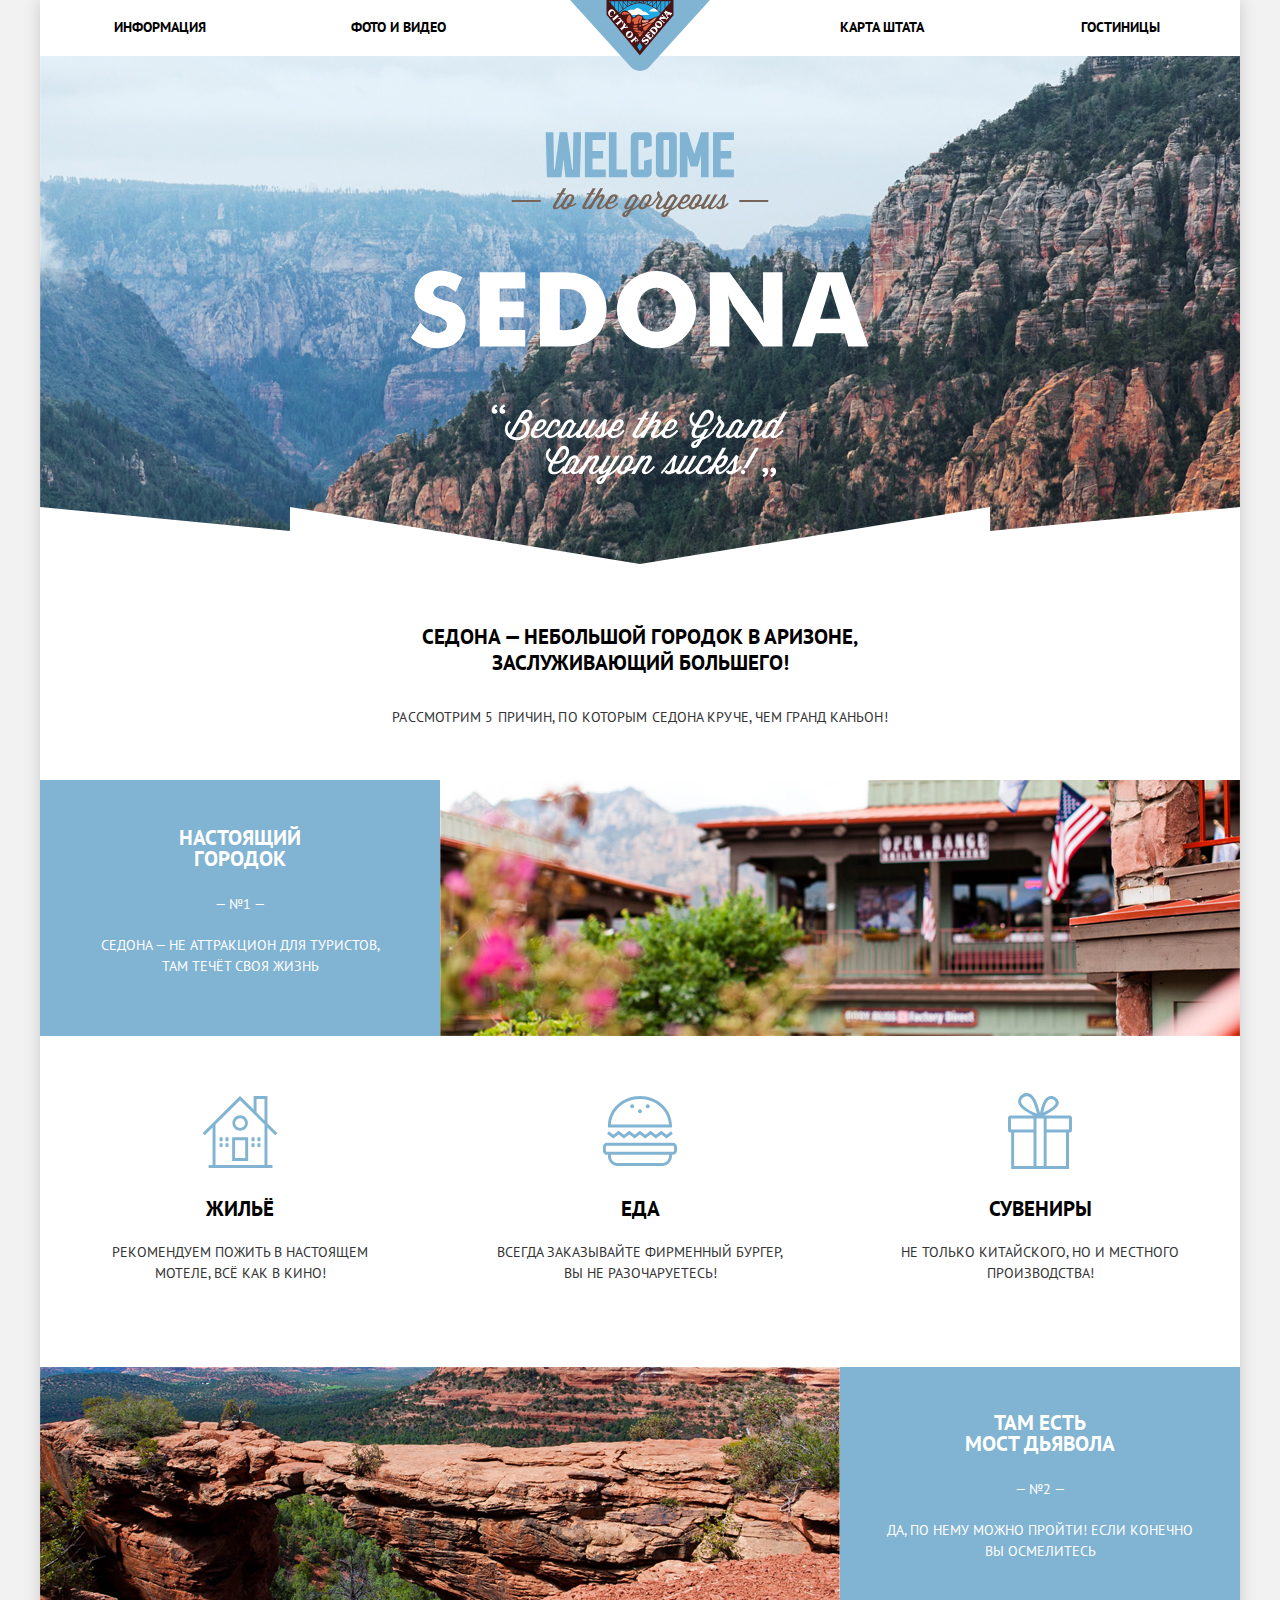
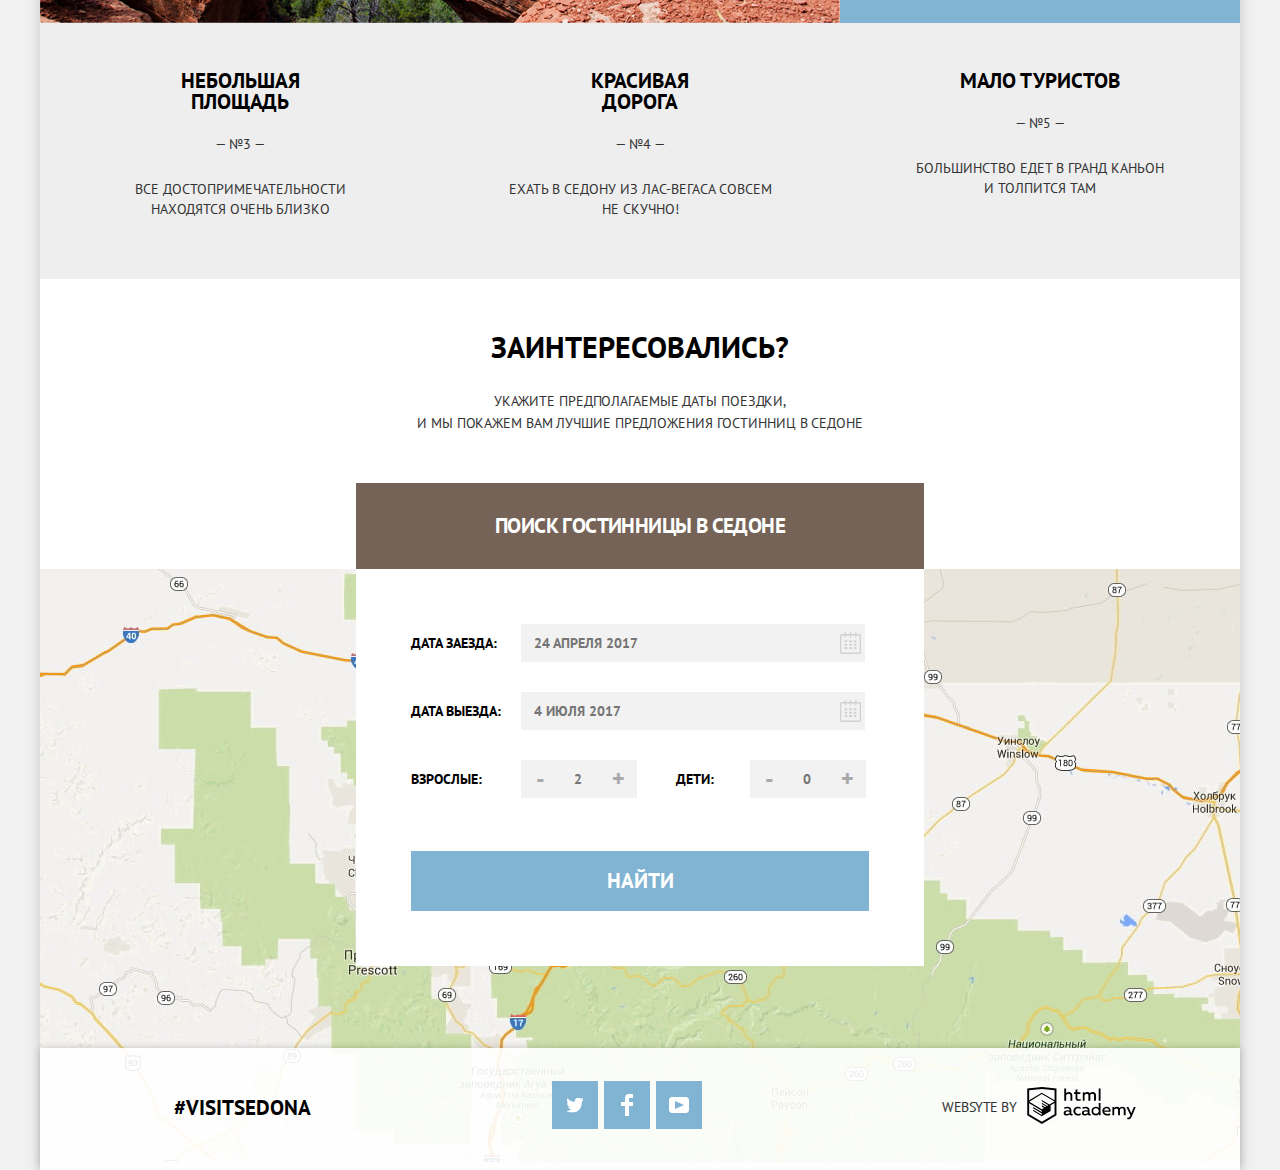
<file: index.html>
<!DOCTYPE html>
<html lang="ru">
<head>
  <meta charset="utf-8">
  <title>Седона - небольшой городок в Аризоне</title>
  <link href="https://fonts.googleapis.com/css?family=PT+Sans:400,700&display=swap&subset=cyrillic" rel="stylesheet">
  <link href="css/normalize.css" rel="stylesheet">
  <link href="css/style-min.css" rel="stylesheet">
</head>
<body>
  <div class="container">
    <header class="main-header">
      <nav class="main-nav">
        <a class="main-nav-logo"><img src="img/logo-sedona.svg" width="140" height="72" alt="Логотип Седоны"></a>
        <ul class="nav-list list">
          <li class="nav-item"><a class="nav-link1" href="#advantages">Информация</a></li>
          <li class="nav-item"><a class="nav-link" href="#">Фото и видео</a></li>
          <li class="nav-item"><a class="nav-link" href="#">Карта штата</a></li>
          <li class="nav-item"><a class="nav-link" href="sedona-hotels.html">Гостиницы</a></li>
        </ul>
      </nav>
    </header>
    <main>
      <section class="hero">
        <img class="welcome" src="img/intro-welcome.svg" width="459" height="353" alt="Добро пожаловать в Седону">
        <h2 class="visually-hidden">Баннер</h2>
      </section>
      <section id="advantages" class="advantage-box">
        <h1 class="advantage-title">Седона — небольшой городок в Аризоне, заслуживающий большего!</h1>
        <p class="advantage-subtitle">Рассмотрим 5 причин, по которым Седона круче, чем Гранд каньон!</p>
        <ol class="advantage-list list">
          <li class="advantage-item">
            <div class="advantage-first-item-box">
              <div class="advantage-first-text">
                <h2 class="advantage-item-title">Настоящий городок</h2>
                <p class="advantage-item-number">— №1 —</p>
                <p class="advantage-item-subtitle">Седона — не аттракцион для туристов, там течёт своя жизнь
                </p>
              </div>
              <img class="advantage-inner-img" src="img/advantage-1.jpg" width="800" height="256" alt="Седона настоящий оазис в пустынных землях Аризоны">
            </div>
            <ul class="advantage-inner-list list">
              <li class="advantage-inner-item house">
                <h3 class="advantage-inner-item-title">Жильё</h3>
                <p class="advantage-inner-item-subtitle">Рекомендуем пожить в настоящем мотеле, всё как в кино!</p>
              </li>
              <li class="advantage-inner-item burger">
                <h3 class="advantage-inner-item-title">Еда</h3>
                <p class="advantage-inner-item-subtitle">Всегда заказывайте фирменный бургер, вы не разочаруетесь!</p>
              </li>
              <li class="advantage-inner-item gift">
                <h3 class="advantage-inner-item-title">Сувениры</h3>
                <p class="advantage-inner-item-subtitle">Не только китайского, но и местного производства!</p>
              </li>
            </ul>
          </li>
          <li class="advantage-item">
            <div class="advantage-second-item-box">
              <div class="advantage-second-text">
                <h2 class="advantage-item-title">Там есть<br> Мост дьявола</h2>
                <p class="advantage-item-number">— №2 —</p>
                <p class="advantage-item-subtitle">Да, по нему можно пройти! Если конечно вы осмелитесь
                </p>
              </div>
              <img src="img/advantage-2.jpg" width="800" height="400" alt="Мост Дьявола находится между городами Флагстафф и Финикс">
            </div>
          </li>
        </ol>
        <ol class="advantage-another-list list" start="3">
          <li class="advantage-another-item">
            <h2 class="advantage-another-item-title">Небольшая площадь</h2>
            <p class="advantage-another-item-number">— №3 —</p>
            <p class="advantage-another-item-subtitle">Все достопримечательности находятся очень близко</p>
          </li>
          <li class="advantage-another-item">
            <h2 class="advantage-another-item-title">Красивая дорога</h2>
            <p class="advantage-another-item-number">— №4 —</p>
            <p class="advantage-another-item-subtitle">Ехать в Седону из Лас-Вегаса совсем не скучно!</p>
          </li>
          <li class="advantage-another-item">
            <h2 class="advantage-another-item-title">Мало туристов</h2>
            <p class="advantage-another-item-number">— №5 —</p>
            <p class="advantage-another-item-subtitle">Большинство едет в гранд каньон
              <br> и толпится там</p>
          </li>
        </ol>
      </section>
      <section class="hotels-search">
        <h2 class="visually-hidden">Поиск отеля</h2>
        <p class="hotels-search-title">Заинтересовались?</p>
        <p class="hotels-search-description">Укажите предполагаемые даты поездки,
          <br> и мы покажем вам лучшие предложения гостинниц в седоне</p>
        <button class="hotels-search-button" type="button">Поиск гостинницы в Седоне</button>
      </section>
      <section class="search-form-box-show">
        <h2 class="visually-hidden">Найти отель в Седоне</h2>
        <form class="search-form" action="https://echo.htmlacademy.ru" method="post">
          <p class="search-form-item-text">
            <span class="search-lable">
              <label class="search-form-item-text-title" for="appointment-date-arrival">Дата заезда:</label>
            </span>
            <span class="search-form-item-input-text-box">
              <button class="calendar" type="button">Выбор даты<svg width="21" height="22"><path d="M19.251 2.025h-2.845V.648c0-.381-.294-.689-.656-.689-.363 0-.656.308-.656.689v1.377h-3.938V.648c0-.381-.294-.689-.655-.689-.363 0-.657.308-.657.689v1.377H5.906V.648c0-.381-.294-.689-.656-.689-.363 0-.657.308-.657.689v1.377H1.75C.784 2.025 0 2.847 0 3.862v16.302C0 21.179.784 22 1.75 22h17.501c.966 0 1.749-.821 1.749-1.836V3.862c0-1.015-.783-1.837-1.749-1.837zm.437 18.139a.448.448 0 0 1-.437.459H1.75a.45.45 0 0 1-.438-.459V3.862a.45.45 0 0 1 .438-.459h2.844v1.378c0 .381.294.689.657.689.362 0 .656-.308.656-.689V3.403h3.938v1.378c0 .381.294.689.657.689.361 0 .655-.308.655-.689V3.403h3.938v1.378c0 .381.293.689.656.689.362 0 .656-.308.656-.689V3.403h2.845c.241 0 .437.206.437.459v16.302z"/><path d="M4.594 8.225h2.625v2.066H4.594zm0 3.443h2.625v2.067H4.594zm0 3.444h2.625v2.066H4.594zm4.594 0h2.625v2.066H9.188zm0-3.444h2.625v2.067H9.188zm0-3.443h2.625v2.066H9.188zm4.593 6.887h2.625v2.066h-2.625zm0-3.444h2.625v2.067h-2.625zm0-3.443h2.625v2.066h-2.625z"/></svg></button>
              <input class="search-form-item-text-input" id="appointment-date-arrival" type="text" name="date-arrival" value="" placeholder="24 апреля 2017">
            </span>
          </p>
          <p class="search-form-item-text">
            <label class="search-form-item-text-title" for="appointment-date-departure">Дата выезда:</label>
            <span class="search-form-item-input-text-box">
              <button class="calendar2" type="button"><svg width="21" height="22"><path d="M19.251 2.025h-2.845V.648c0-.381-.294-.689-.656-.689-.363 0-.656.308-.656.689v1.377h-3.938V.648c0-.381-.294-.689-.655-.689-.363 0-.657.308-.657.689v1.377H5.906V.648c0-.381-.294-.689-.656-.689-.363 0-.657.308-.657.689v1.377H1.75C.784 2.025 0 2.847 0 3.862v16.302C0 21.179.784 22 1.75 22h17.501c.966 0 1.749-.821 1.749-1.836V3.862c0-1.015-.783-1.837-1.749-1.837zm.437 18.139a.448.448 0 0 1-.437.459H1.75a.45.45 0 0 1-.438-.459V3.862a.45.45 0 0 1 .438-.459h2.844v1.378c0 .381.294.689.657.689.362 0 .656-.308.656-.689V3.403h3.938v1.378c0 .381.294.689.657.689.361 0 .655-.308.655-.689V3.403h3.938v1.378c0 .381.293.689.656.689.362 0 .656-.308.656-.689V3.403h2.845c.241 0 .437.206.437.459v16.302z"/><path d="M4.594 8.225h2.625v2.066H4.594zm0 3.443h2.625v2.067H4.594zm0 3.444h2.625v2.066H4.594zm4.594 0h2.625v2.066H9.188zm0-3.444h2.625v2.067H9.188zm0-3.443h2.625v2.066H9.188zm4.593 6.887h2.625v2.066h-2.625zm0-3.444h2.625v2.067h-2.625zm0-3.443h2.625v2.066h-2.625z"/></svg></button>
              <input class="search-form-item-text-input" id="appointment-date-departure" type="text" name="date-departure" value="" placeholder="4 июля 2017">
            </span>
          </p>
          <section class="number-box">
            <h3 class="visually-hidden">Количество отдыхающих</h3>
            <div class="search-form-item-number">
              <label class="form-lable form-label-children" for="grown">Взрослые:</label>
              <div class="input-wrapper">
                <button class="number-button minuse" type="button">-</button>
                <input class="form-input-number" id="grown" type="text" name="grown" value="" placeholder="2">
                <button class="number-button pluse" type="button">+</button>
              </div>
            </div>
            <div class="search-form-item-number">
              <div class="test">
                <label class="form-label" for="children">Дети:</label>
              </div>
              <div class="input-wrapper">
                <button class="number-button minuse" type="button">-</button>
                <input class="form-input-number" id="children" type="text" name="children" value="" placeholder="0">
                <button class="number-button pluse" type="button">+</button>
              </div>
            </div>
          </section>
          <span class="search-form-button-find">
          <button class="search-form-button" type="submit">Найти</button>
        </span>
        </form>
      </section>
      <section class="map">
        <h2 class="visually-hidden">Как до нас добраться</h2>
        <iframe class="interactive-map" src="https://www.google.com/maps/embed?pb=!1m16!1m12!1m3!1d52385.27660818498!2d-111.80672608177493!3d34.85422245188252!2m3!1f0!2f0!3f0!3m2!1i1024!2i768!4f13.1!2m1!1z0LPQvtGB0YLQuNC90LjRhtGLINGA0Y_QtNC-0Lwg0YEg0KHQtdC00L7QvdCwLCDQkNGA0LjQt9C-0L3QsCA4NjMzNiwg0KHQqNCQ!5e0!3m2!1sru!2sru!4v1572777998159!5m2!1sru!2sru" width="1200" height="593"  allowfullscreen=""></iframe>
        <img class="map-img" src="img/map.jpg" width="1200" height="593" alt="Седона на карте">
      </section>
    </main>
    <footer class="main-footer">
      <p class="hashtag-footer">#visitsedona</p>
      <ul class="social-list list">
        <li class="social-item">
          <a class="social-link twitter" href="#">Твиттер</a>
        </li>
        <li class="social-item">
          <a class="social-link facebook" href="#">Фейсбук</a>
        </li>
        <li class="social-item">
          <a class="social-link youtube" href="#">Ютуб</a>
        </li>
      </ul>
      <div class="site-by-box">
        <p class="site-by"><span class="site-by-title">websyte by</span>
          <a class="site-by-link" href="https://htmlacademy.ru/intensive/htmlcss"><svg viewBox="0 0 108.08 36.85"><path d="M44.61 26.86a2 2 0 0 0 .55-.1v1.33a3.25 3.25 0 0 1-1.18.21 1.67 1.67 0 0 1-1.67-1 4.84 4.84 0 0 1-3.14 1.08c-1.51 0-2.91-.83-2.91-2.55 0-2.13 2-2.79 3.71-2.79a11.08 11.08 0 0 1 2.17.25v-.3c0-1-.76-1.77-2.19-1.77a7.42 7.42 0 0 0-3 .64v-1.7a10.21 10.21 0 0 1 3.19-.55c2.36 0 3.81 1.12 3.81 3.65v3a.54.54 0 0 0 .49.59h.17zm-6.44-1.13a1.35 1.35 0 0 0 1.46 1.25h.11a3.39 3.39 0 0 0 2.41-1v-1.42a9.72 9.72 0 0 0-1.81-.21c-1 0-2.16.33-2.16 1.38zm12.36-6.11a5 5 0 0 1 2.57.64v1.72a4.08 4.08 0 0 0-2.3-.7 2.75 2.75 0 1 0 0 5.49 5 5 0 0 0 2.43-.64v1.71a6.27 6.27 0 0 1-2.76.57A4.21 4.21 0 0 1 46 24.49v-.41a4.32 4.32 0 0 1 4.18-4.46h.38zm12.17 7.24a2 2 0 0 0 .55-.1v1.33a3.25 3.25 0 0 1-1.18.21 1.67 1.67 0 0 1-1.67-1 4.84 4.84 0 0 1-3.14 1.08c-1.51 0-2.91-.83-2.91-2.55 0-2.13 2-2.79 3.71-2.79a11.08 11.08 0 0 1 2.17.25v-.3c0-1-.76-1.77-2.19-1.77a7.42 7.42 0 0 0-3 .64v-1.7a10.21 10.21 0 0 1 3.19-.55c2.36 0 3.81 1.12 3.81 3.65v3a.54.54 0 0 0 .49.59h.17zm-6.44-1.13a1.35 1.35 0 0 0 1.47 1.25h.11a3.39 3.39 0 0 0 2.41-1v-1.42a9.72 9.72 0 0 0-1.81-.21c-1.06 0-2.16.33-2.16 1.38zM73 15.98v12.2h-1.65v-1.32a3.88 3.88 0 0 1-3.19 1.54 4.4 4.4 0 0 1 0-8.78 3.81 3.81 0 0 1 3 1.3v-4.94H73zm-4.53 5.22a2.76 2.76 0 1 0 0 5.52 2.86 2.86 0 0 0 2.68-1.74v-2a2.91 2.91 0 0 0-2.66-1.73zM79 19.62c3.31 0 4.46 2.68 3.92 5.09H76.7c.21 1.5 1.67 2.11 3.19 2.11a6.11 6.11 0 0 0 2.64-.59v1.6a7.14 7.14 0 0 1-3 .57c-2.53 0-4.75-1.42-4.75-4.42a4.18 4.18 0 0 1 4-4.39H79zm.09 1.54a2.28 2.28 0 0 0-2.44 2.1v.06h4.65a2 2 0 0 0-2.17-2.16zm5.73 7v-8.31h1.65v1a3.81 3.81 0 0 1 2.78-1.27 2.86 2.86 0 0 1 2.64 1.4 4.12 4.12 0 0 1 2.91-1.33 3.06 3.06 0 0 1 3.2 3.33v5.2h-1.9v-5.15a1.59 1.59 0 0 0-1.42-1.75h-.26a2.8 2.8 0 0 0-2.07 1.12v5.78h-1.9v-5.15A1.59 1.59 0 0 0 89 21.29h-.2a3 3 0 0 0-2.21 1.29v5.63h-1.73zm21.31-8.33h1.9l-3.91 9.46c-.9 2.17-2.09 2.86-3.35 2.86a4.76 4.76 0 0 1-1.1-.14v-1.57a2.86 2.86 0 0 0 .85.12c.9 0 1.58-.64 2.07-1.9l.17-.42-4-8.4h2l2.86 6.29zM38.73 1.44V6.2a3.81 3.81 0 0 1 2.7-1.14 3.25 3.25 0 0 1 3.44 3.4v5.15H43V8.7a1.81 1.81 0 0 0-1.61-2h-.3a2.93 2.93 0 0 0-2.32 1.39v5.52h-1.9V1.44h1.9zm11.21.85v3h3v1.6h-3v3.81c0 1.1.5 1.46 1.58 1.46a4.49 4.49 0 0 0 1.69-.33v1.6a6.8 6.8 0 0 1-2.21.35 2.55 2.55 0 0 1-2.86-2.74V6.87h-1.56V5.24h1.5V2.72zm5.4 11.31V5.26H57v1a3.81 3.81 0 0 1 2.77-1.28 2.86 2.86 0 0 1 2.6 1.33 4.12 4.12 0 0 1 2.91-1.33 3.06 3.06 0 0 1 3.16 3.4v5.21h-1.9V8.44a1.59 1.59 0 0 0-1.42-1.75h-.23a2.8 2.8 0 0 0-2.07 1.12v5.78h-1.9V8.44a1.59 1.59 0 0 0-1.42-1.75h-.23a3 3 0 0 0-2.21 1.29v5.63h-1.72zM71.17 1.43H73v12.15h-1.83V1.43zM14.71-.02h-.16L0 1.52v26.67l14.55 8.66 14.55-8.66V1.52zm12.5 27.1l-12.66 7.54L1.9 27.1V16.16l12.59 7.5v1.32l-8.63-5.1v1.31l8.68 5.21v1.39l-8.67-5.16v1.35l8.68 5.21 8.75-5.24v-5.66l3.9-2.31V27.1zm0-12.53l-3.48 2-1.6 1-7.62-4.57v1.31L21 18.21l-.14.09-1 .54-5.37-3.2v1.34l4.24 2.52-1 .67-3.2-1.9v1.31l2.1 1.24-2.13 1.26L2 14.63l12.51-7.54zm0-1.32L14.49 5.74 1.91 13.23v-10L14.56 1.9l12.65 1.33v10z"/></svg></a>
        </p>
      </div>
    </footer>
  </div>
  <script src="js/script-min.js"></script>
</body>
</html>
</file>
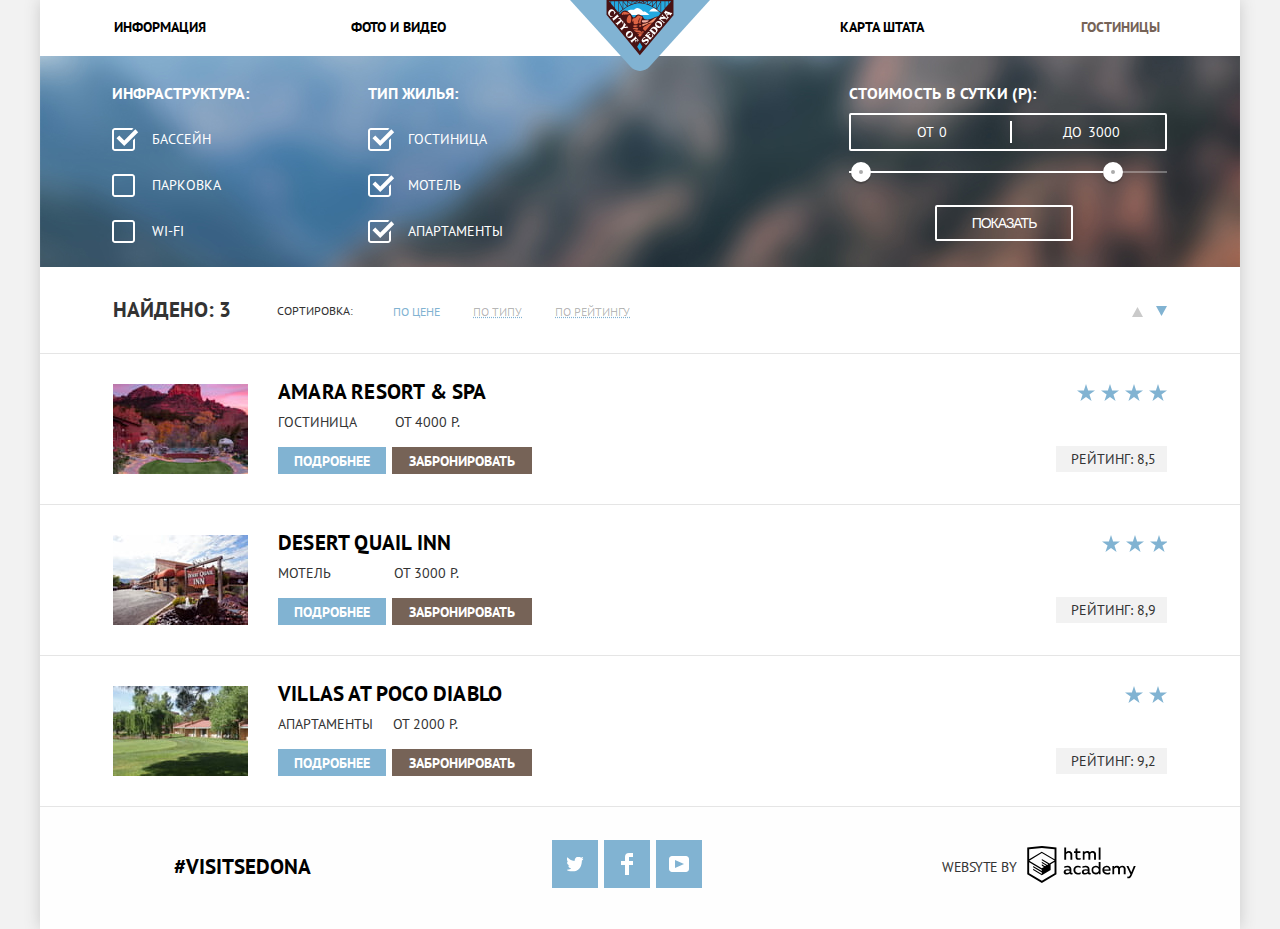
<file: sedona-hotels.html>
<!DOCTYPE html>
<html lang="ru">
<head>
  <meta charset="utf-8">
  <title>Отели в Седоне</title>
  <link href="https://fonts.googleapis.com/css?family=PT+Sans:400,700&display=swap&subset=cyrillic" rel="stylesheet">
  <link href="css/style-min.css" rel="stylesheet">
</head>
<body>
  <div class="container">
    <header class="main-header">
      <nav class="main-nav">
        <a class="main-nav-logo" href="index.html"><img src="img/logo-sedona.svg" width="140" height="72" alt="Логотип Седоны"></a>
        <ul class="nav-list list">
          <li class="nav-item"><a class="nav-link" href="index.html#advantages">Информация</a></li>
          <li class="nav-item"><a class="nav-link" href="#">Фото и видео</a></li>
          <li class="nav-item"><a class="nav-link" href="#">Карта штата</a></li>
          <li class="nav-item"><a class="nav-link active">Гостиницы</a></li>
        </ul>
      </nav>
    </header>
    <main>
      <div class="filter box">
        <h1 class="visually-hidden">Выбор отеля</h1>
        <fieldset class="fieldset-box">
          <legend class="fieldset-title">Инфраструктура:</legend>
          <ul class="fieldset-list list infrastructure">
            <li class="fieldset-item">
              <input class="visually-hidden fieldset-item-input" id="appointment-pool" type="checkbox" name="pool" checked>
              <label class="fieldset-item-title" for="appointment-pool">Бассейн</label>
            </li>
            <li class="fieldset-item">
              <input class="visually-hidden fieldset-item-input" id="appointment-parking" type="checkbox" name="parking">
              <label class="fieldset-item-title" for="appointment-parking">Парковка</label>
            </li>
            <li class="fieldset-item">
              <input class="visually-hidden fieldset-item-input" id="appointment-WI-FI" type="checkbox" name="WI-FI">
              <label class="fieldset-item-title" for="appointment-WI-FI">WI-FI</label>
            </li>
          </ul>
        </fieldset>
        <fieldset class="fieldset-box">
          <legend class="fieldset-title">Тип жилья:</legend>
          <ul class="fieldset-list list">
            <li class="fieldset-item">
              <input class="visually-hidden fieldset-item-input" id="appointment-guesthouse" type="checkbox" name="guesthouse" checked>
              <label class="fieldset-item-title" for="appointment-guesthouse">Гостиница</label>
            </li>
            <li class="fieldset-item">
              <input class="visually-hidden fieldset-item-input" id="appointment-hotels" type="checkbox" name="hotels" checked>
              <label class="fieldset-item-title" for="appointment-hotels">Мотель</label>
            </li>
            <li class="fieldset-item">
              <input class="visually-hidden fieldset-item-input" id="appointment-apartment" type="checkbox" name="apartment" checked>
              <label class="fieldset-item-title" for="appointment-apartment">Апартаменты</label>
            </li>
          </ul>
        </fieldset>
        <section class="form-price">
          <h3 class="visually-hidden">Фильтр по цене</h3>
          <form class="filter-range" action="https://echo.htmlacademy.ru" method="get">
            <h3 class="filter-range-title">Стоимость в сутки (р):</h3>
            <p class="price-controls">
              <label class="min-price">от
                <input type="text" name="min-price" value="0">
              </label>
              <label class="max-price">до
                <input type="text" name="max-price" value="3000">
              </label>
            </p>
            <div class="range-controls">
              <div class="scale">
                <div class="bar"></div>
              </div>
              <div class="range-toggle range-toggle-min"></div>
              <div class="range-toggle range-toggle-max"></div>
            </div>
            <button class="btn-transparent" type="submit">Показать</button>
          </form>
        </section>
      </div>
      <section class="sorting-box box">
        <h2 class="sorting-title">Найдено:<span class="sorting-title-numeral">3</span></h2>
        <p class="sorting-subtitle">Сортировка:</p>
        <ul class="sorting-list list">
          <li class="sorting-item"><a class="sorting-link active" href="#">По цене</a></li>
          <li class="sorting-item"><a class="sorting-link" href="#">По типу</a></li>
          <li class="sorting-item"><a class="sorting-link" href="#">По рейтингу</a></li>
        </ul>
        <span class="sorting-box-battons">
          <a class="up" href="#"><span class="visually-hidden">вверх</span><svg xmlns="http://www.w3.org/2000/svg" width="11" height="10"><path d="M5.5 0L0 10h11z" /></svg></a>
        <a class="down active" href="#"><span class="visually-hidden">вниз</span><svg xmlns="http://www.w3.org/2000/svg" width="11" height="10"><path d="M5.5 10L0 0h11"/></svg></a>
        </span>
      </section>
      <section class="container-catalog">
        <h2 class="visually-hidden">Каталог отелей</h2>
        <ul class="hotel-list list">
          <li class="hotel-item">
            <article class="hotel">
              <div class="hotel-img">
                <p class="hotel-img-box">
                  <a class="hotel-img-link"><img src="img/amarata-resort.jpg" width="135" height="90" alt="Гостиница AMARATA RESORT & SPA с великолепным видом на Красные скалы"></a>
                </p>
              </div>
              <div class="hotel-card">
                <a class="hotel-link" href="#"><h3 class="hotel-name amara">AMARA RESORT & SPA</h3></a>
                <p class="hotel-category amara"><span class="hotel-category-title">гостиница</span><span class="hotel-category-price-amara">от 4000 р.</span></p>
                <p class="hotel-battons">
                  <a class="hotel-battons-more" href="#">Подробнее</a>
                  <a class="hotel-battons-reserv" href="#">Забронировать</a>
                </p>
              </div>
              <div class="rating-box">
                <p class="rating">
                  <span class="rating-4-star">5 звезд</span>
                  <span class="rating-txt">РЕЙТИНГ: 8,5</span>
                </p>
              </div>
            </article>
          </li>
          <li class="hotel-item">
            <article class="hotel">
              <div class="">
                <p class="hotel-img-box">
                  <a class="hotel-img-link" href="#"><img src="img/desert-inn.jpg" width="135" height="90" alt="Мотель DESERT QUAIL INN расположен в деревне Оук-Крик, в 15 минутах езды от центра города Седона"></a>
                </p>
              </div>
              <div class="">
                <a class="hotel-link" href="#"><h3 class="hotel-name desert">DESERT QUAIL INN</h3></a>
                <p class="hotel-category desert"><span class="hotel-prise"><span class="hotel-category-title">мотель</span><span class="hotel-category-price-desert">от 3000 р.</span></span>
                </p>
                <p class="hotel-battons">
                  <a class="hotel-battons-more" href="#">Подробнее</a>
                  <a class="hotel-battons-reserv" href="#">Забронировать</a>
                </p>
              </div>
              <div class="rating-box">
                <p class="rating">
                  <span class="rating-3-star">5 звезд</span>
                  <span class="rating-txt">РЕЙТИНГ: 8,9</span>
                </p>
              </div>
            </article>
          </li>
          <li class="hotel-item">
            <article class="hotel">
              <div class="">
                <p class="hotel-img-box">
                  <a class="hotel-img-link"><img src="img/diablo.jpg" width="135" height="90" alt="Аппартаменты VILLAS AT POCO DIABLO расположены менее чем в 10 минутах езды от Кафедральной горы "></a>
                </p>
              </div>
              <div class="">
                <a class="hotel-link" href="#"><h3 class="hotel-name villas">VILLAS AT POCO DIABLO</h3></a>
                <p class="hotel-category villas"><span class="hotel-prise"><span class="hotel-category-title">АПАРТАМЕНТЫ</span><span class="hotel-category-price-villas">ОТ 2000 Р.</span></span>
                </p>
                <p class="hotel-battons">
                  <a class="hotel-battons-more" href="#">Подробнее</a>
                  <a class="hotel-battons-reserv" href="#">Забронировать</a>
                </p>
              </div>
              <div class="rating-box">
                <p class="rating">
                  <span class="rating-2-star">5 звезд</span>
                  <span class="rating-txt">РЕЙТИНГ: 9,2</span>
                </p>
              </div>
            </article>
          </li>
        </ul>
      </section>
    </main>
    <footer class="main-footer-hotels">
      <p class="hashtag-footer">#visitsedona</p>
      <ul class="social-list list">
        <li class="social-item">
          <a class="social-link twitter" href="#">Твиттер</a>
        </li>
        <li class="social-item">
          <a class="social-link facebook" href="#">Фейсбук</a>
        </li>
        <li class="social-item">
          <a class="social-link youtube" href="#">Ютуб</a>
        </li>
      </ul>
      <div class="site-by-box">
        <p class="site-by"><span class="site-by-title">websyte by</span>
          <a class="site-by-link" href="https://htmlacademy.ru/intensive/htmlcss"><svg viewBox="0 0 108.08 36.85"><path d="M44.61 26.86a2 2 0 0 0 .55-.1v1.33a3.25 3.25 0 0 1-1.18.21 1.67 1.67 0 0 1-1.67-1 4.84 4.84 0 0 1-3.14 1.08c-1.51 0-2.91-.83-2.91-2.55 0-2.13 2-2.79 3.71-2.79a11.08 11.08 0 0 1 2.17.25v-.3c0-1-.76-1.77-2.19-1.77a7.42 7.42 0 0 0-3 .64v-1.7a10.21 10.21 0 0 1 3.19-.55c2.36 0 3.81 1.12 3.81 3.65v3a.54.54 0 0 0 .49.59h.17zm-6.44-1.13a1.35 1.35 0 0 0 1.46 1.25h.11a3.39 3.39 0 0 0 2.41-1v-1.42a9.72 9.72 0 0 0-1.81-.21c-1 0-2.16.33-2.16 1.38zm12.36-6.11a5 5 0 0 1 2.57.64v1.72a4.08 4.08 0 0 0-2.3-.7 2.75 2.75 0 1 0 0 5.49 5 5 0 0 0 2.43-.64v1.71a6.27 6.27 0 0 1-2.76.57A4.21 4.21 0 0 1 46 24.49v-.41a4.32 4.32 0 0 1 4.18-4.46h.38zm12.17 7.24a2 2 0 0 0 .55-.1v1.33a3.25 3.25 0 0 1-1.18.21 1.67 1.67 0 0 1-1.67-1 4.84 4.84 0 0 1-3.14 1.08c-1.51 0-2.91-.83-2.91-2.55 0-2.13 2-2.79 3.71-2.79a11.08 11.08 0 0 1 2.17.25v-.3c0-1-.76-1.77-2.19-1.77a7.42 7.42 0 0 0-3 .64v-1.7a10.21 10.21 0 0 1 3.19-.55c2.36 0 3.81 1.12 3.81 3.65v3a.54.54 0 0 0 .49.59h.17zm-6.44-1.13a1.35 1.35 0 0 0 1.47 1.25h.11a3.39 3.39 0 0 0 2.41-1v-1.42a9.72 9.72 0 0 0-1.81-.21c-1.06 0-2.16.33-2.16 1.38zM73 15.98v12.2h-1.65v-1.32a3.88 3.88 0 0 1-3.19 1.54 4.4 4.4 0 0 1 0-8.78 3.81 3.81 0 0 1 3 1.3v-4.94H73zm-4.53 5.22a2.76 2.76 0 1 0 0 5.52 2.86 2.86 0 0 0 2.68-1.74v-2a2.91 2.91 0 0 0-2.66-1.73zM79 19.62c3.31 0 4.46 2.68 3.92 5.09H76.7c.21 1.5 1.67 2.11 3.19 2.11a6.11 6.11 0 0 0 2.64-.59v1.6a7.14 7.14 0 0 1-3 .57c-2.53 0-4.75-1.42-4.75-4.42a4.18 4.18 0 0 1 4-4.39H79zm.09 1.54a2.28 2.28 0 0 0-2.44 2.1v.06h4.65a2 2 0 0 0-2.17-2.16zm5.73 7v-8.31h1.65v1a3.81 3.81 0 0 1 2.78-1.27 2.86 2.86 0 0 1 2.64 1.4 4.12 4.12 0 0 1 2.91-1.33 3.06 3.06 0 0 1 3.2 3.33v5.2h-1.9v-5.15a1.59 1.59 0 0 0-1.42-1.75h-.26a2.8 2.8 0 0 0-2.07 1.12v5.78h-1.9v-5.15A1.59 1.59 0 0 0 89 21.29h-.2a3 3 0 0 0-2.21 1.29v5.63h-1.73zm21.31-8.33h1.9l-3.91 9.46c-.9 2.17-2.09 2.86-3.35 2.86a4.76 4.76 0 0 1-1.1-.14v-1.57a2.86 2.86 0 0 0 .85.12c.9 0 1.58-.64 2.07-1.9l.17-.42-4-8.4h2l2.86 6.29zM38.73 1.44V6.2a3.81 3.81 0 0 1 2.7-1.14 3.25 3.25 0 0 1 3.44 3.4v5.15H43V8.7a1.81 1.81 0 0 0-1.61-2h-.3a2.93 2.93 0 0 0-2.32 1.39v5.52h-1.9V1.44h1.9zm11.21.85v3h3v1.6h-3v3.81c0 1.1.5 1.46 1.58 1.46a4.49 4.49 0 0 0 1.69-.33v1.6a6.8 6.8 0 0 1-2.21.35 2.55 2.55 0 0 1-2.86-2.74V6.87h-1.56V5.24h1.5V2.72zm5.4 11.31V5.26H57v1a3.81 3.81 0 0 1 2.77-1.28 2.86 2.86 0 0 1 2.6 1.33 4.12 4.12 0 0 1 2.91-1.33 3.06 3.06 0 0 1 3.16 3.4v5.21h-1.9V8.44a1.59 1.59 0 0 0-1.42-1.75h-.23a2.8 2.8 0 0 0-2.07 1.12v5.78h-1.9V8.44a1.59 1.59 0 0 0-1.42-1.75h-.23a3 3 0 0 0-2.21 1.29v5.63h-1.72zM71.17 1.43H73v12.15h-1.83V1.43zM14.71-.02h-.16L0 1.52v26.67l14.55 8.66 14.55-8.66V1.52zm12.5 27.1l-12.66 7.54L1.9 27.1V16.16l12.59 7.5v1.32l-8.63-5.1v1.31l8.68 5.21v1.39l-8.67-5.16v1.35l8.68 5.21 8.75-5.24v-5.66l3.9-2.31V27.1zm0-12.53l-3.48 2-1.6 1-7.62-4.57v1.31L21 18.21l-.14.09-1 .54-5.37-3.2v1.34l4.24 2.52-1 .67-3.2-1.9v1.31l2.1 1.24-2.13 1.26L2 14.63l12.51-7.54zm0-1.32L14.49 5.74 1.91 13.23v-10L14.56 1.9l12.65 1.33v10z"/></svg></a>
        </p>
      </div>
    </footer>
  </div>
</body>
</html>
</file>
<file: css/style-min.css>
*,*::after,*::before{box-sizing:inherit}html{box-sizing:border-box}body{background-color:#f2f2f2;color:#333;font-family:"PT Sans","Arial",sans-serif;font-size:14px;font-style:normal;line-height:26px;margin:0;padding:0;text-transform:uppercase}img{height:auto;max-width:100%}a{text-decoration:none}.visually-hidden{border:0;clip:rect(0,0,0,0);clip-path:inset(100%);height:1px;margin:-1px;overflow:hidden;padding:0;position:absolute;white-space:nowrap;width:1px}.container{box-shadow:0 0 15px rgba(202,202,202,1);margin:0 auto;max-width:1200px;position:relative;width:100%}.list{list-style:none;margin:0;padding:0}.hero{background-color:#4480a6;background-image:url("../img/intro-mask.svg"),url("../img/background_photo.jpg");background-position:bottom -2px center,top center;background-repeat:no-repeat;position:relative}.welcome{left:50%;max-width:459px;padding-bottom:71px;padding-top:132px;position:relative;transform:translateX(-50%)}.main-header{left:50%;margin:0 auto;max-width:1200px;position:fixed;transform:translateX(-50%);width:100%;z-index:5}.main-nav-logo{cursor:pointer;left:50%;position:absolute;transform:translateX(-50%);z-index:6}.main-nav{background-color:#fff;color:#000;font-weight:700;z-index:5}.nav-list{display:flex;list-style:none;padding:14px 0 16px}.nav-list li:nth-child(2){margin-right:auto}.nav-link.active{color:#766357;cursor:pointer}.nav-item{text-align:center;width:239px}.main-nav a{color:#000;letter-spacing:0}.main-nav a:hover,.main-nav a:focus{color:#81b3d2}.main-nav a:active{color:#cacaca}.advantage-box{align-items:center;background-color:#fff;display:flex;flex-direction:column;margin:0;padding:0;padding-top:60px;text-align:center}.advantage-title{color:#000;font-size:21px;font-weight:700;margin:0;width:600px}.advantage-subtitle{letter-spacing:.1px;margin:0;padding-bottom:50px;padding-top:28px}.advantage-list{background-color:#eee}.advantage-first-item-box{display:flex}.advantage-inner-img{height:auto;max-width:100%}.advantage-first-text{background-color:#81b3d2;display:flex;flex-direction:column;max-width:400px;padding-top:47px}.advantage-first-text h2{color:#fff;font-size:21px;line-height:21px;margin:0;padding:0 100px;padding-bottom:20px}.advantage-first-text p{color:#fff;line-height:21px;margin:0;padding-left:50px;padding-right:50px}.advantage-item-number{padding-bottom:20px;padding-top:5px}.house::before{background:url("../img/house.svg");content:"";left:50%;min-height:72px;min-width:75px;position:absolute;top:-3px;transform:translateX(-50%)}.burger::before{background:url("../img/burger.svg");content:"";height:70px;left:50%;position:absolute;top:-3px;transform:translateX(-50%);width:74px}.gift::before{background:url("../img/gift.svg");content:"";height:76px;left:50%;position:absolute;top:-6px;transform:translateX(-50%);width:64px}.advantage-inner-list{background-color:#fff;display:flex;padding-bottom:83px;padding-top:63px}.advantage-inner-item{max-width:400px;padding-top:99px;position:relative;width:calc(100%/3)}.advantage-inner-item h3{color:#000;font-size:21px;font-weight:700;line-height:21px;margin:0;text-align:center}.advantage-inner-item p{line-height:21px;margin:0;padding-left:50px;padding-right:50px;padding-top:23px;text-align:center}.advantage-second-item-box{display:flex;flex-direction:row-reverse}.advantage-second-text{background-color:#81b3d2;display:flex;flex-direction:column;max-width:400px;padding-top:45px}.advantage-second-text h2{color:#fff;font-size:21px;line-height:21px;margin:0;padding:0 100px;padding-bottom:20px}.advantage-second-text p{color:#fff;line-height:21px;margin:0;padding-left:45px;padding-right:45px}.advantage-another-list{background-color:#eee;display:flex;flex-wrap:wrap;padding-bottom:35px;padding-top:47px}.advantage-another-item{max-width:400px;width:100%}.advantage-another-list h2{color:#000;font-size:21px;font-weight:700;line-height:21px;margin:0;padding-bottom:22px;padding-left:120px;padding-right:120px;text-align:center}.advantage-another-list p{line-height:20px;margin:0;padding-bottom:25px;padding-left:60px;padding-right:60px;text-align:center}.advantage-another-item-number{line-height:24px;padding-bottom:15px}.hotels-search{background-color:#fff;max-width:1200px;position:relative;text-align:center;z-index:1}.hotels-search-title{color:#000;font-size:30px;font-weight:700;line-height:36px;margin:0;padding-top:50px}.hotels-search-description{letter-spacing:-.1px;line-height:22px;margin:0 auto;padding-bottom:49px;padding-top:25px}.hotels-search-button{background-color:#766357;border:none;color:#fff;cursor:pointer;font:inherit;font-size:21px;font-weight:700;letter-spacing:-.6px;line-height:26px;max-width:568px;padding-bottom:30px;padding-top:30px;text-transform:uppercase;width:100%}.hotels-search-button:hover,.hotels-search-button:focus{background-color:#604e43}.hotels-search-button:active{background-color:#503e33}.map{max-width:1200px;position:relative}.map-img{left:0;position:absolute;top:0;z-index:1}.interactive-map{border:0;left:0;position:relative;top:0;z-index:2}.search-form-item-text{align-items:center;display:flex}.search-form{background-color:#fff;border:none;height:auto;max-width:458px;width:100%}.search-form-box-show{background-color:#fff;display:flex;flex-direction:column;margin:0 auto;margin-left:316px;max-height:500px;max-width:568px;overflow:hidden;padding:55px;position:absolute;transition:max-height .5s,padding .5s;width:100%;z-index:3}.search-form-box-hidden{max-height:0;padding:0 55px}@keyframes shake{0%,100%{transform:translateX(0)}10%,30%,50%,70%,90%{transform:translateX(-10px)}20%,40%,60%,80%{transform:translateX(10px)}}.search-form-box-error{animation:shake .6s}.search-lable{max-width:110px;width:100%}.search-form-item-input-text-box{display:inline-block;max-width:346px;position:relative;vertical-align:middle;width:100%}.search-form-box-show label{color:#000;display:inline-block;font:inherit;font-weight:700;height:auto;max-width:110px;vertical-align:top;width:100%}.search-form-box-show input{background-color:#f2f2f2;border:none;color:#000;font:inherit;font-weight:700;height:38px;max-width:344px;padding-bottom:6px;padding-left:13px;padding-top:6px;text-transform:uppercase;width:100%}.search-form-item-number-input:hover,.search-form-item-number-input:focus{background-color:#ebebeb}.search-form-item-number-input:active{background-color:#f2f2f2}.calendar{background-color:transparent;border:none;cursor:pointer;fill:#d1d1d1;font-size:0;position:absolute;right:0;top:7px;z-index:5}.calendar:focus,.calendar:hover{fill:#000}.calendar:active{fill:#81b3d2}.calendar2{background-color:transparent;border:none;cursor:pointer;fill:#d1d1d1;font-size:0;position:absolute;right:0;top:7px;z-index:5}.calendar2:focus,.calendar2:hover{fill:#000}.calendar2:active{fill:#81b3d2}.number-box{display:flex}.search-form-item-text{margin:0;padding-bottom:30px}.search-form-item-number{align-items:center;display:flex;margin:0;width:50%}.input-wrapper{display:flex}.form-label{width:100%}.number-box label{width:110px}.number-box input{max-width:40px;padding-left:0;text-align:center;width:100%}.test label{max-width:110px;text-align:center;width:110px}.number-button{background-color:#f2f2f2;border:0;color:#a9a9a9;cursor:pointer;font-size:24px;font-weight:700;padding:0;width:38px}.search-form-button{background-color:#81b3d2;border:none;color:#fff;cursor:pointer;font:inherit;font-size:21px;font-weight:700;margin-top:53px;max-width:458px;padding:17px 195px;text-transform:uppercase;vertical-align:middle;width:100%}.search-form-button:focus,.search-form-button:hover{background-color:#669ec0}.search-form-button:active{background-color:#5496bd;color:#94b9d2}.main-footer{background-color:rgba(255,255,255,.9);bottom:0;box-shadow:0 0 7px 0 rgba(0,0,0,.2);display:flex;justify-content:space-between;max-width:1200px;padding-bottom:19px;padding-top:26px;position:absolute;width:100%;z-index:2}.main-footer-hotels{background-color:rgba(255,255,255,.9);display:flex;justify-content:space-between;max-width:1200px;padding-bottom:19px;padding-top:26px;position:relative;z-index:1}.social-list{display:flex;padding-top:7px}.social-link{font-size:0;margin-left:3px;margin-right:3px;position:relative}.social-link.twitter{background-color:#81b3d2;display:inline-block;height:48px;vertical-align:middle;width:46px}.social-link.twitter::after{background:url("../img/twitter.svg");content:"";height:15px;left:50%;position:absolute;top:50%;transform:translate(-50%,-50%);width:17px}.social-link.facebook{background-color:#81b3d2;display:inline-block;height:48px;vertical-align:middle;width:46px}.social-link.facebook::after{background:url("../img/fb-icon.svg");content:"";height:22px;left:50%;position:absolute;top:50%;transform:translate(-50%,-50%);width:12px}.social-link.youtube{background-color:#81b3d2;display:inline-block;height:48px;vertical-align:middle;width:46px}.social-link.youtube::after{background:url("../img/youtube.svg");content:"";height:16px;left:50%;position:absolute;top:50%;transform:translate(-50%,-50%);width:20px}.social-link:hover,.social-link:focus{background-color:#669ec0}.social-link:active{background-color:#5496bd}.social-link:active::after{opacity:.3}.hashtag-footer{color:#000;font-size:21px;font-weight:700;max-width:400px;padding-left:134px}.site-by{align-items:center;display:flex;font-size:14px;letter-spacing:-.5px;line-height:26px;transform:translateY(-5px)}.site-by-box{padding-right:101px}.site-by svg{margin-left:8px;padding-top:4px}.site-by-link svg{cursor:pointer;fill:#000;height:41px;width:115px}.site-by-link:focus svg,.site-by-link:hover svg{fill:#81b3d2}.site-by-link:active svg{fill:rgba(169,169,169,.3)}.box{margin:0;padding-left:73px;padding-right:73px}.filter{background-color:#4480a6;background-image:url("../img/filter_background.jpg");background-position:top center;background-repeat:no-repeat;display:flex;height:auto;justify-content:flex-start;max-width:1200px;padding-bottom:0;padding-top:83px;width:100%}.infrastructure{padding-right:148px}.fieldset-title{color:#fff;font:inherit;font-size:16px;font-weight:600;left:-3px;line-height:21px;margin-bottom:25px;position:relative}.filter fieldset{border:none;margin:0;padding:0}.fieldset-item label{color:#fff;cursor:pointer;display:block;line-height:21px;position:relative;user-select:none}.fieldset-item{margin-bottom:25px;padding-left:39px}.fieldset-item-input+label::before{background:url("../img/checkbox-off.svg");background-position:center;background-repeat:no-repeat;content:"";height:23px;left:-40px;position:absolute;top:-1px;width:23px}.fieldset-item-input:focus+label::before{border:2px solid #81b3d2;border-radius:2px}.fieldset-item-input:focus+label::after{border:2px solid #81b3d2;border-radius:2px}.fieldset-item-input:checked+label::after{background:url("../img/checkbox-on.svg");background-position:center;background-repeat:no-repeat;content:"";height:27px;left:-40px;position:absolute;top:-3px;width:27px}.fieldset-item-input:checked+label::before{display:none}.fieldset-item-input:disabled+label::before{background:url("../img/checkbox-disabled.svg");background-position:center;background-repeat:no-repeat;content:"";height:27px;left:-46px;position:absolute;top:-4px;width:27px}.form-price{box-sizing:content-box;margin-left:auto;position:relative;transform:translateY(-16px)}.form-price h3{letter-spacing:.3px}.filter-range{color:#fff;text-transform:uppercase;width:318px}.filter-range-title{font-size:16px;font-weight:600;line-height:21px;margin-bottom:9px}.price-controls{border:2px solid #fff;border-radius:2px;font-size:0;height:34px;margin-bottom:20px;position:relative}.price-controls::after{background:#fff;content:"";height:22px;left:51%;position:absolute;top:50%;transform:translate(-50%,-50%);width:2px}.price-controls label{box-sizing:content-box;cursor:pointer;display:inline-block;font-size:14px;line-height:34px;vertical-align:top}.price-controls .min-price{padding-left:66px;width:90px}.price-controls .max-price{padding-left:56px;width:90px}.price-controls input{background:none;border:none;color:inherit;font:inherit;line-height:24px;margin:0;width:50px}.range-controls{margin-bottom:32px;position:relative}.range-controls .scale{background:rgba(255,255,255,.3);height:2px}.range-controls .bar{background:#fff;height:2px;width:80%}.range-toggle{background:#ababab;border:8px solid #fff;border-radius:50%;box-shadow:0 2px 1px 0 rgba(0,1,1,.2);cursor:pointer;height:4px;position:absolute;top:-9px;width:4px}.range-toggle:hover{background:#ababab;height:6px;width:6px}.range-toggle-min{left:2px}.range-toggle-max{left:80%}.btn-transparent{background:transparent;border:2px solid #fff;border-radius:2px;color:#fff;cursor:pointer;display:block;font-size:14px;letter-spacing:-1px;line-height:20px;margin:0 auto;padding:6px 35px;position:relative;text-transform:uppercase;transform:translateX(-4px)}.btn-transparent:hover{background:#fff;color:#000}.sorting-box{background-color:#fff;border-bottom:1px solid #e5e5e5;display:flex;padding-bottom:26px;padding-top:30px;text-align:left}.sorting-title-numeral{padding-left:5px}.sorting-box h2{font-size:21px;letter-spacing:0;line-height:26px;margin:0;padding-right:46px}.sorting-box p{font-size:12px;line-height:18px;margin:0;padding-right:40px;padding-top:5px}.sorting-box li{padding-right:33px;padding-top:1px}.sorting-list{display:flex;justify-content:space-around}.sorting-link{text-decoration:underline;text-decoration-color:#81b3d2;text-decoration-style:dotted}.sorting-box{background-color:#fff;text-align:center}.sorting-box a{color:rgba(0,0,0,.3);font-size:12px;line-height:20px;text-decoration-color:#81b3d2}.sorting-box a:hover,.sorting-box a:focus{color:#81b3d2}.sorting-box a:active{color:#000;text-decoration:none}.sorting-box-battons{margin-left:auto;padding-top:4px}.sorting-link.active{color:#81b3d2;text-decoration:none}.up{background-color:transparent;border:none;cursor:pointer;fill:#cacaca;font-size:0;height:10px;padding:0;position:relative;top:-2px;width:11px}.down.active{fill:#81b3d2}.up:focus,.up:hover{fill:#000}.up:active{fill:#81b3d2}.down{background-color:transparent;border:none;cursor:pointer;fill:rgba(169,169,169,.5);font-size:0;height:10px;padding-left:9px;position:relative;top:-3px;width:11px}.down:focus,.down:hover{fill:#000}.down:active{fill:#81b3d2}.container-catalog{background-color:#fff;position:relative;z-index:2}.hotel-list{display:flex;flex-direction:column}.hotel{display:flex}.hotel-item{border-bottom:1px solid #e5e5e5;padding:30px 73px 22px 73px}.hotel-item p{margin:0}.hotel-img-box{padding-right:30px}.hotel-card{max-width:780px}.hotel-category-price-amara{padding-left:38px}.hotel-category-price-desert{padding-left:63px}.hotel-category-price-villas{padding-left:20px}.hotel h3{color:#000;font-size:21px;font-weight:700;letter-spacing:.2px;line-height:16px;margin:0}.hotel-name.amara{padding-bottom:9px}.hotel-name.desert{padding-bottom:9px}.hotel-name.villas{padding-bottom:9px}.hotel-category.amara{padding-bottom:16px}.hotel-category.desert{padding-bottom:16px}.hotel-category.villas{padding-bottom:16px}.hotel h3:hover,.hotel h3:focus{color:#81b3d2}.hotel h3:active{color:rgba(0,0,0,.3)}.hotel label{line-height:20px}.hotel-battons{font-size:14px;font-weight:600;line-height:21px}.hotel-battons-more{background-color:#81b3d2;color:#fff;font:inherit;line-height:21px;margin-right:2px;max-width:110px;padding:5px 16px 4px}.hotel-battons-more:hover,.hotel-battons-more:focus{background-color:#669ec0}.hotel-battons-more:active{background-color:#5496bd;color:#91b7d1}.hotel-battons-reserv{background-color:#766357;color:#fff;font-weight:700;line-height:21px;max-width:142px;padding:5px 17px 4px}.hotel-battons-reserv:hover,.hotel-battons-reserv:focus{background-color:#604e43}.hotel-battons-reserv:active{background-color:#503e33;color:#7e746e}.rating{display:flex;flex-direction:column;font-size:14px;height:100%;justify-content:space-between;line-height:12px;padding-bottom:10px}.rating-box{margin-left:auto}.rating-4-star{border:none;font-size:0;padding:0;position:relative;text-align:right}.rating-4-star::after{background:url("../img/star.svg");content:"";height:17px;position:absolute;right:0;top:0;width:90px}.rating-3-star{border:none;font-size:0;padding:0;position:relative;text-align:right}.rating-3-star::after{background:url("../img/star.svg");content:"";height:17px;position:absolute;right:0;top:0;width:65px}.rating-2-star{border:none;font-size:0;padding:0;position:relative;text-align:right}.rating-2-star::after{background:url("../img/star.svg");content:"";height:17px;position:absolute;right:0;top:0;width:42px}.rating-txt{background-color:#f2f2f2;padding:7px 11px 7px 15px}
</file>
